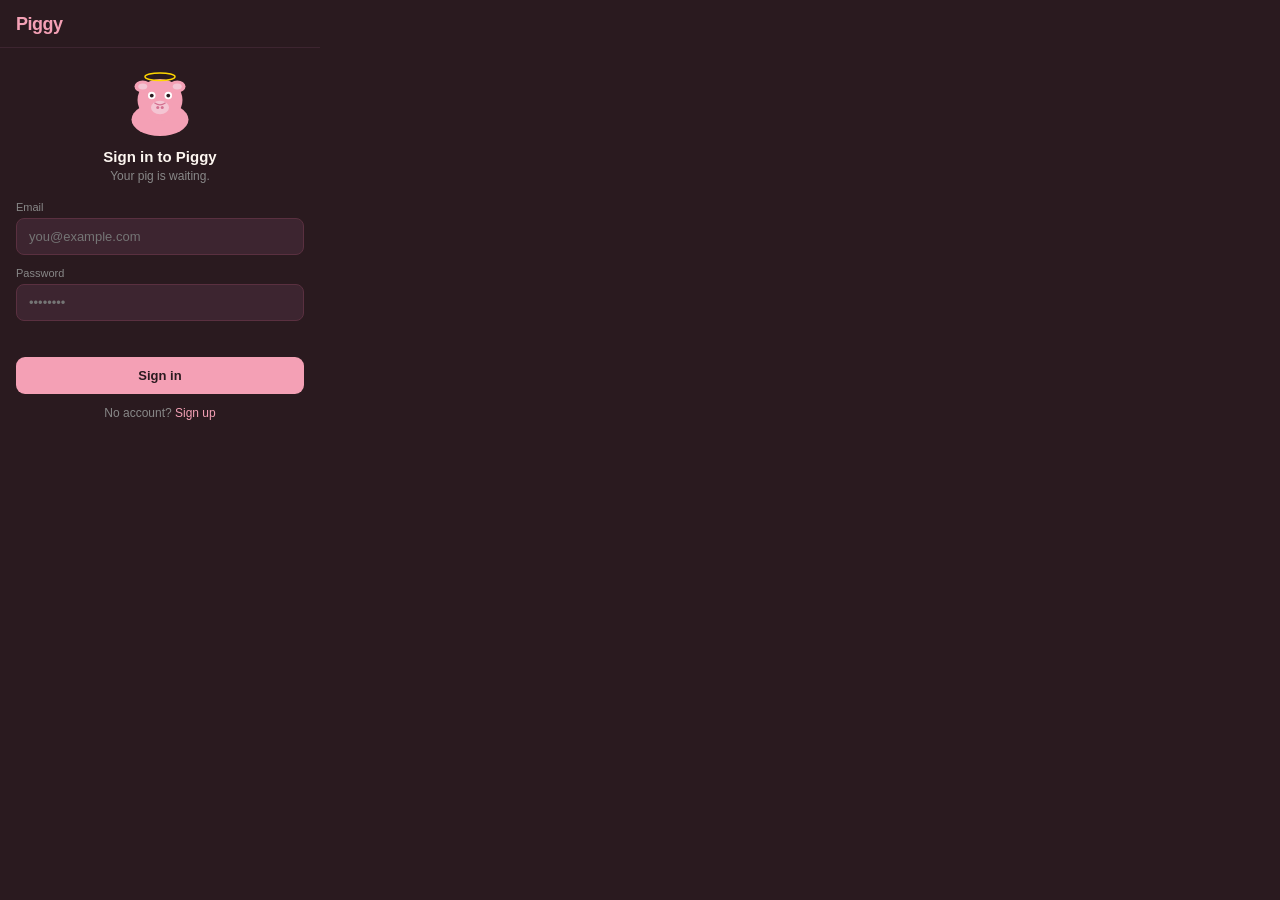
<file: popup.html>
<!DOCTYPE html>
<html lang="en">
<head>
<meta charset="UTF-8"/>
<title>Piggy</title>
<style>
*{box-sizing:border-box;margin:0;padding:0}
body{
  font-family:-apple-system,BlinkMacSystemFont,'Segoe UI',sans-serif;
  background:#2A1A1F;color:#FDF6F0;
  width:320px;padding-bottom:16px;
}
.header{display:flex;align-items:center;justify-content:space-between;padding:14px 16px 12px;border-bottom:1px solid #3D2530}
.logo{font-size:18px;font-weight:700;color:#F4A0B5;letter-spacing:-0.5px}
.user-info{display:flex;align-items:center;gap:8px}
.avatar{width:26px;height:26px;border-radius:50%;background:#F4A0B5;display:flex;align-items:center;justify-content:center;font-size:11px;font-weight:700;color:#2A1A1F}
.user-name{font-size:11px;color:#888}
.btn-signout{font-size:10px;color:#555;background:transparent;border:1px solid #3D2530;border-radius:5px;padding:3px 8px;font-family:inherit;cursor:pointer}
.btn-signout:hover{color:#F4A0B5;border-color:#F4A0B5}

/* AUTH */
#auth-screen{padding:16px}
.auth-pig{display:flex;justify-content:center;margin-bottom:12px}
.auth-title{font-size:15px;font-weight:600;text-align:center;margin-bottom:4px}
.auth-sub{font-size:12px;color:#888;text-align:center;margin-bottom:18px}
.field{margin-bottom:12px}
.field label{display:block;font-size:11px;color:#888;margin-bottom:5px}
.field input{width:100%;padding:10px 12px;background:#3D2530;border:1px solid #5a3040;border-radius:8px;color:#FDF6F0;font-size:13px;font-family:inherit;outline:none;transition:0.2s}
.field input:focus{border-color:#F4A0B5}
.error-msg{font-size:11px;color:#E24B4A;min-height:14px;margin-bottom:8px}
.btn-submit{width:100%;padding:11px;background:#F4A0B5;color:#2A1A1F;border:none;border-radius:9px;font-size:13px;font-weight:600;font-family:inherit;transition:0.2s;margin-top:2px}
.btn-submit:hover{background:#F4C5D3}
.btn-submit:disabled{background:#3D2530;color:#555;cursor:default}
.auth-toggle{text-align:center;font-size:12px;color:#888;margin-top:12px}
.auth-toggle span{color:#F4A0B5;cursor:pointer}

/* MAIN */
#main-screen{display:none}
#pig-wrap{display:flex;flex-direction:column;align-items:center;padding:14px 16px 8px}
#pig-label{font-size:11px;color:#666;margin-top:5px;letter-spacing:0.05em;text-transform:uppercase}

.total-card{margin:0 16px 10px;background:#3D2530;border:1px solid #5a3040;border-radius:12px;padding:12px 14px;display:flex;align-items:center;justify-content:space-between}
.total-label{font-size:10px;color:#666;text-transform:uppercase;letter-spacing:0.07em;margin-bottom:3px}
.total-val{font-size:26px;font-weight:700;color:#F4A0B5;line-height:1}
.total-sub{font-size:11px;color:#666;margin-top:3px}
.decay-ring{position:relative;width:52px;height:52px;flex-shrink:0}
.decay-ring svg{transform:rotate(-90deg)}
.decay-pct{position:absolute;inset:0;display:flex;align-items:center;justify-content:center;font-size:11px;font-weight:600;color:#F4A0B5}

.section-label{font-size:10px;letter-spacing:0.08em;text-transform:uppercase;color:#555;padding:0 16px 7px}
.site-row{display:flex;align-items:center;gap:10px;padding:5px 16px}
.site-fav{width:16px;height:16px;border-radius:3px;flex-shrink:0;overflow:hidden;background:#3D2530}
.site-fav img{width:16px;height:16px;border-radius:3px}
.site-name{flex:1;font-size:12px;overflow:hidden;text-overflow:ellipsis;white-space:nowrap}
.site-time{font-size:11px;color:#888;flex-shrink:0;min-width:40px;text-align:right}
.site-pct{font-size:10px;color:#555;flex-shrink:0;min-width:28px;text-align:right}
.bar-wrap{height:3px;background:#3D2530;border-radius:2px;margin:1px 16px 3px;overflow:hidden}
.bar-fill{height:100%;border-radius:2px}

.verdict{margin:10px 16px 0;background:#3D2530;border:1px solid #5a3040;border-radius:9px;padding:9px 12px;font-size:11px;color:#aaa;font-style:italic;line-height:1.4;text-align:center}
.device-badge{display:flex;align-items:center;justify-content:center;gap:6px;margin:8px 16px 0;font-size:10px;color:#555}
.device-dot{width:6px;height:6px;border-radius:50%;background:#6BAE3E}

.open-btn{display:block;width:calc(100% - 32px);margin:10px 16px 0;padding:10px;background:#F4A0B5;color:#2A1A1F;border:none;border-radius:9px;font-size:13px;font-weight:600;font-family:inherit;transition:0.2s}
.open-btn:hover{background:#F4C5D3}
</style>
</head>
<body>

<div class="header">
  <div class="logo">Piggy</div>
  <div class="user-info" id="user-info" style="display:none">
    <div class="avatar" id="hdr-avatar">?</div>
    <span class="user-name" id="hdr-name"></span>
    <button class="btn-signout" id="btn-signout">sign out</button>
  </div>
</div>

<!-- AUTH SCREEN -->
<div id="auth-screen">
  <div class="auth-pig">
    <svg viewBox="0 0 120 96" width="90" height="72" xmlns="http://www.w3.org/2000/svg">
      <ellipse cx="60" cy="74" rx="38" ry="22" fill="#F4A0B5"/>
      <ellipse cx="60" cy="48" rx="30" ry="28" fill="#F4A0B5"/>
      <ellipse cx="37" cy="30" rx="11" ry="8" fill="#F4A0B5"/>
      <ellipse cx="83" cy="30" rx="11" ry="8" fill="#F4A0B5"/>
      <ellipse cx="37" cy="30" rx="6" ry="4" fill="#F4C5D3"/>
      <ellipse cx="83" cy="30" rx="6" ry="4" fill="#F4C5D3"/>
      <ellipse cx="60" cy="58" rx="12" ry="9" fill="#F4C5D3"/>
      <circle cx="57" cy="58" r="2" fill="#D47090"/><circle cx="63" cy="58" r="2" fill="#D47090"/>
      <circle cx="49" cy="42" r="5" fill="white"/><circle cx="49" cy="42" r="2.5" fill="#2A1A1F"/>
      <circle cx="71" cy="42" r="5" fill="white"/><circle cx="71" cy="42" r="2.5" fill="#2A1A1F"/>
      <path d="M53 52 Q60 57 67 52" stroke="#D47090" stroke-width="1.5" fill="none" stroke-linecap="round"/>
      <ellipse cx="60" cy="17" rx="20" ry="5" fill="none" stroke="#FFD700" stroke-width="2"/>
    </svg>
  </div>

  <!-- Sign In -->
  <div id="signin-panel">
    <div class="auth-title">Sign in to Piggy</div>
    <div class="auth-sub">Your pig is waiting.</div>
    <div class="field"><label>Email</label><input type="email" id="si-email" placeholder="you@example.com"/></div>
    <div class="field"><label>Password</label><input type="password" id="si-pass" placeholder="••••••••"/></div>
    <div class="error-msg" id="si-error"></div>
    <button class="btn-submit" id="si-btn">Sign in</button>
    <div class="auth-toggle">No account? <span id="go-signup">Sign up</span></div>
  </div>

  <!-- Sign Up -->
  <div id="signup-panel" style="display:none">
    <div class="auth-title">Create account</div>
    <div class="auth-sub">Save your pig's progress.</div>
    <div class="field"><label>Name</label><input type="text" id="su-name" placeholder="Your name"/></div>
    <div class="field"><label>Email</label><input type="email" id="su-email" placeholder="you@example.com"/></div>
    <div class="field"><label>Password</label><input type="password" id="su-pass" placeholder="at least 6 characters"/></div>
    <div class="error-msg" id="su-error"></div>
    <button class="btn-submit" id="su-btn">Create account</button>
    <div class="auth-toggle">Already have an account? <span id="go-signin">Sign in</span></div>
  </div>
</div>

<!-- MAIN SCREEN (after login) -->
<div id="main-screen">
  <div id="pig-wrap">
    <svg id="pig-svg" viewBox="0 0 120 96" width="100" height="80" xmlns="http://www.w3.org/2000/svg">
      <ellipse id="p-body" cx="60" cy="74" rx="42" ry="22" fill="#F4A0B5"/>
      <ellipse id="p-head" cx="60" cy="48" rx="30" ry="28" fill="#F4A0B5"/>
      <ellipse id="p-el" cx="37" cy="30" rx="11" ry="8" fill="#F4A0B5"/>
      <ellipse id="p-er" cx="83" cy="30" rx="11" ry="8" fill="#F4A0B5"/>
      <ellipse cx="37" cy="30" rx="6" ry="4" fill="#F4C5D3"/>
      <ellipse cx="83" cy="30" rx="6" ry="4" fill="#F4C5D3"/>
      <ellipse cx="60" cy="58" rx="12" ry="9" fill="#F4C5D3"/>
      <circle cx="57" cy="58" r="2" fill="#D47090"/><circle cx="63" cy="58" r="2" fill="#D47090"/>
      <circle id="p-elw" cx="49" cy="42" r="5" fill="white"/>
      <circle id="p-elp" cx="49" cy="42" r="2.5" fill="#2A1A1F"/>
      <circle id="p-erw" cx="71" cy="42" r="5" fill="white"/>
      <circle id="p-erp" cx="71" cy="42" r="2.5" fill="#2A1A1F"/>
      <path id="p-mouth" d="M53 52 Q60 57 67 52" stroke="#D47090" stroke-width="1.5" fill="none" stroke-linecap="round"/>
      <rect x="46" y="88" width="12" height="8" rx="5" fill="#F4A0B5"/>
      <rect x="62" y="88" width="12" height="8" rx="5" fill="#F4A0B5"/>
      <g id="p-wrinkles" opacity="0">
        <path d="M42 37 Q46 34 50 37" fill="none" stroke="#D47090" stroke-width="0.9" opacity="0.6"/>
        <path d="M70 37 Q74 34 78 37" fill="none" stroke="#D47090" stroke-width="0.9" opacity="0.6"/>
      </g>
      <g id="p-bags" opacity="0">
        <path d="M45 47 Q49 50 53 47" fill="none" stroke="#D47090" stroke-width="0.9" opacity="0.5"/>
        <path d="M67 47 Q71 50 75 47" fill="none" stroke="#D47090" stroke-width="0.9" opacity="0.5"/>
      </g>
      <g id="p-xeyes" opacity="0">
        <line x1="45" y1="38" x2="53" y2="46" stroke="#2A1A1F" stroke-width="1.5" stroke-linecap="round"/>
        <line x1="53" y1="38" x2="45" y2="46" stroke="#2A1A1F" stroke-width="1.5" stroke-linecap="round"/>
        <line x1="67" y1="38" x2="75" y2="46" stroke="#2A1A1F" stroke-width="1.5" stroke-linecap="round"/>
        <line x1="75" y1="38" x2="67" y2="46" stroke="#2A1A1F" stroke-width="1.5" stroke-linecap="round"/>
      </g>
      <ellipse id="p-halo" cx="60" cy="17" rx="20" ry="5" fill="none" stroke="#FFD700" stroke-width="2" opacity="0"/>
    </svg>
    <div id="pig-label">happy 🌸</div>
  </div>

  <div class="total-card">
    <div>
      <div class="total-label">Screen time today</div>
      <div class="total-val" id="total-val">0min</div>
      <div class="total-sub" id="total-sub">across 0 sites</div>
    </div>
    <div class="decay-ring">
      <svg width="52" height="52" viewBox="0 0 52 52">
        <circle cx="26" cy="26" r="20" fill="none" stroke="#3D2530" stroke-width="5"/>
        <circle id="ring-fill" cx="26" cy="26" r="20" fill="none" stroke="#F4A0B5"
          stroke-width="5" stroke-dasharray="125.7" stroke-dashoffset="125.7"
          stroke-linecap="round" style="transition:stroke-dashoffset 0.6s ease"/>
      </svg>
      <div class="decay-pct" id="ring-pct">0%</div>
    </div>
  </div>

  <div id="sites-section" style="display:none">
    <div class="section-label">Top sites</div>
    <div id="sites-list"></div>
  </div>

  <div class="verdict" id="verdict">"The pig is proud of you. For now."</div>
  <div class="device-badge">
    <div class="device-dot"></div>
    <span id="device-label">laptop · syncing...</span>
  </div>

  <button class="open-btn" id="open-btn">Open Piggy</button>
</div>

<script src="firebase.js"></script>
<script src="popup.js"></script>
</body>
</html>
</file>
